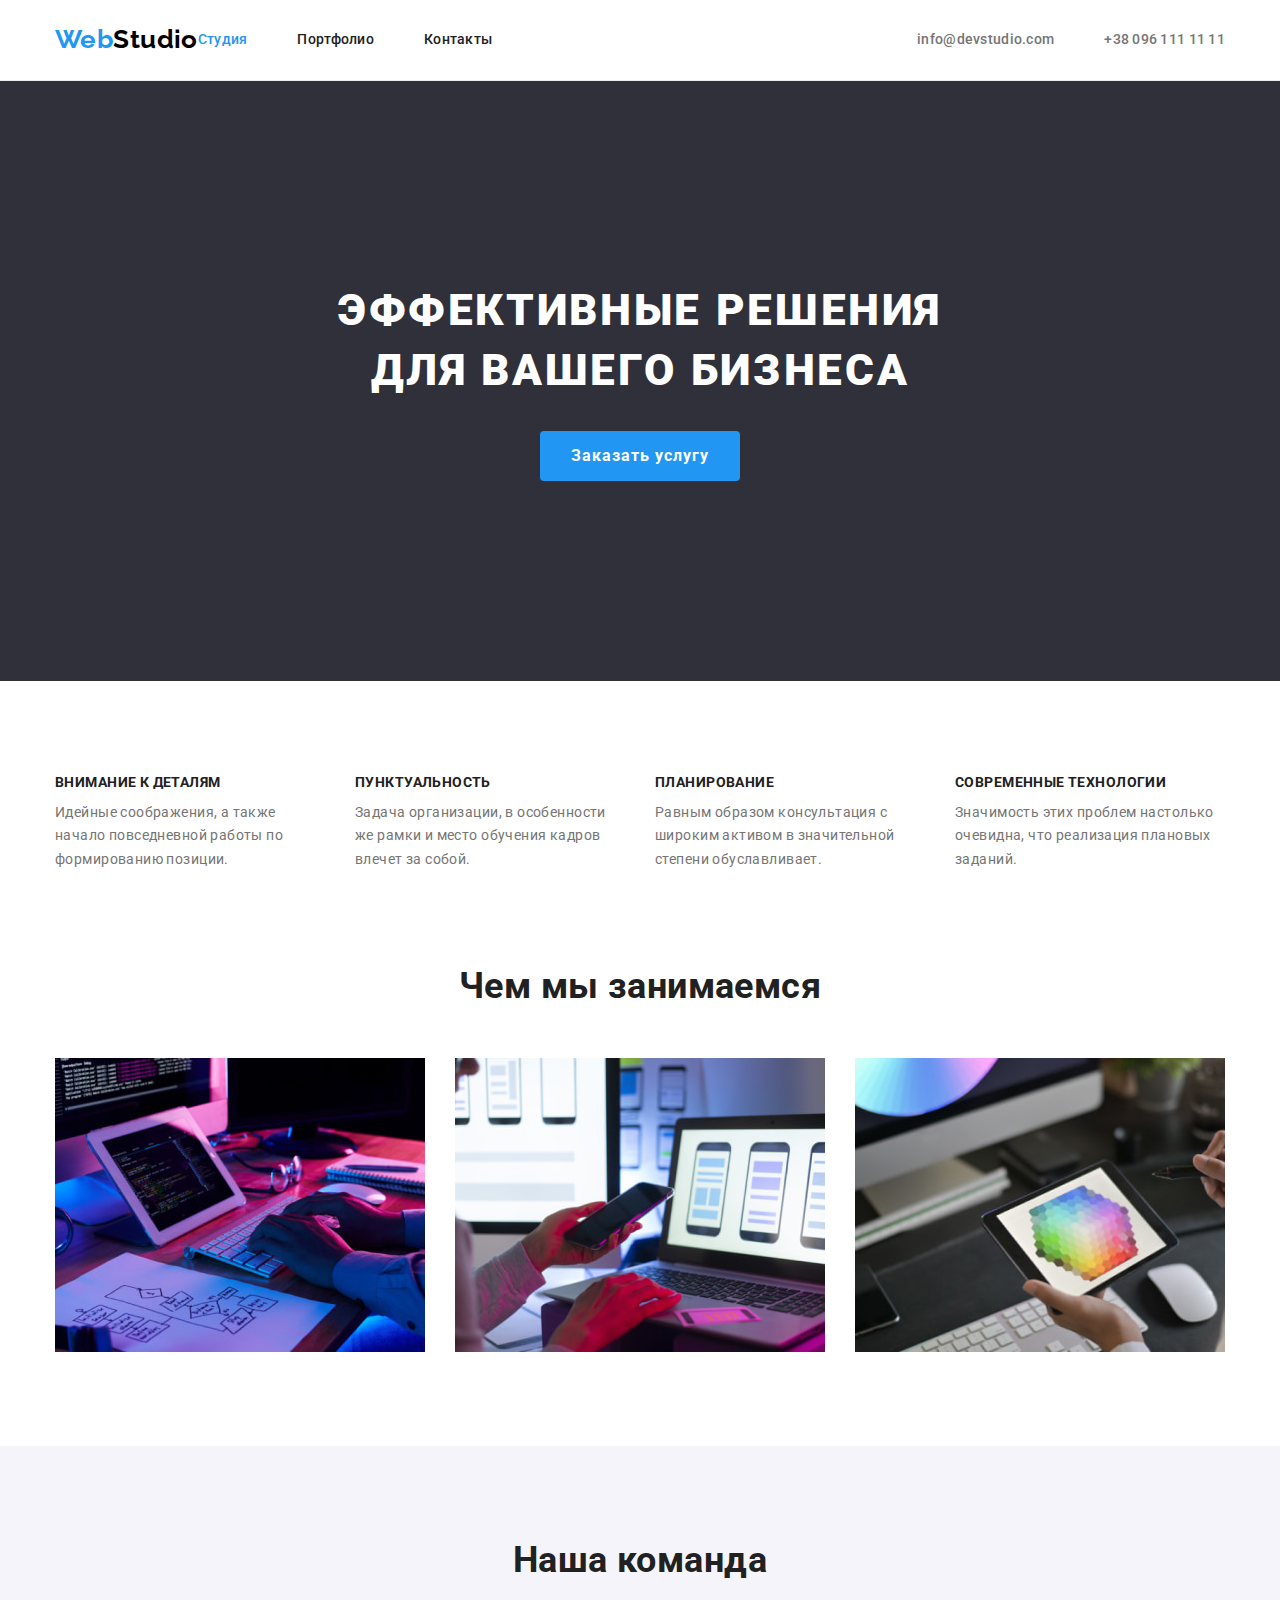
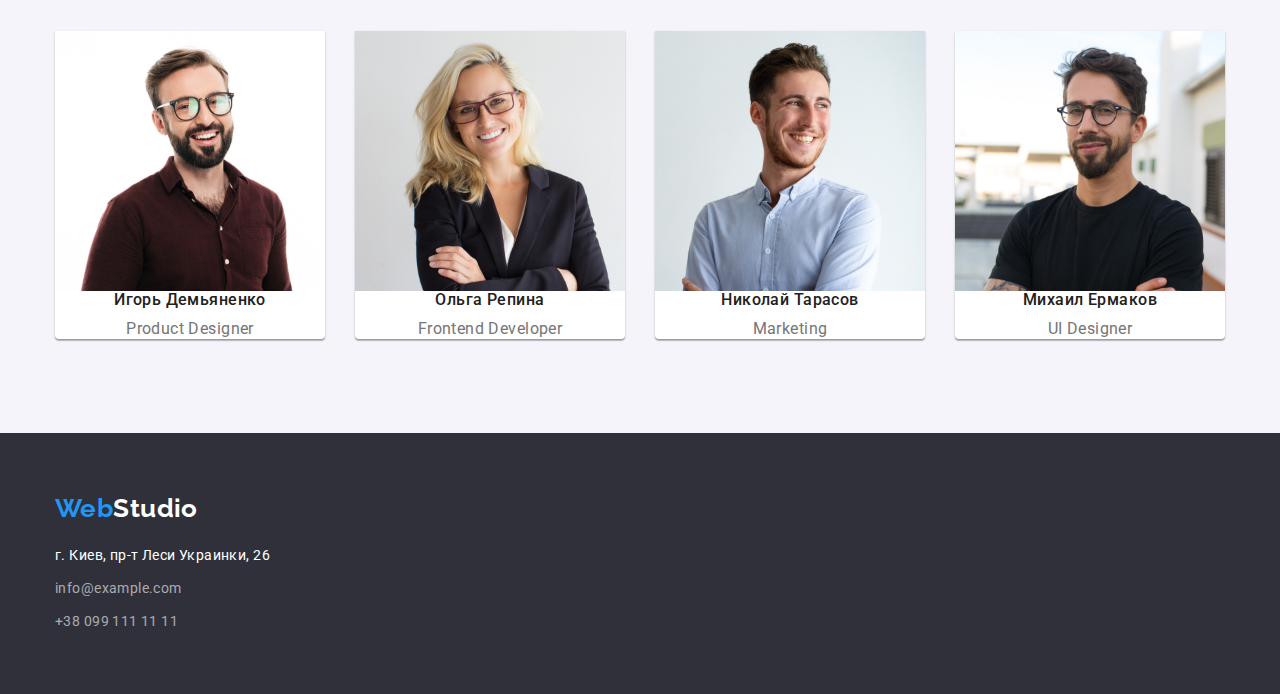
<file: index.html>
<!DOCTYPE html>
<html lang="ru">

<head>
    <meta charset="UTF-8">
    <meta http-equiv="X-UA-Compatible" content="IE=edge">
    <meta name="viewport" content="width=device-width, initial-scale=1.0">
    <title>Студия</title>
    <link rel="preconnect" href="https://fonts.googleapis.com">
    <link rel="preconnect" href="https://fonts.gstatic.com" crossorigin>
    <link
        href="https://fonts.googleapis.com/css2?family=Raleway:wght@700&family=Roboto:wght@400;500;700;900&display=swap"
        rel="stylesheet">
    <link rel="stylesheet" href="https://cdn.jsdelivr.net/npm/modern-normalize@1.1.0/modern-normalize.min.css">
    <link rel="stylesheet" href="./css/styles.css">
</head>

<body>
    <!-- Шапка сайта  -->
    <header class="header">
        <div class="container main-nav">
            <a class="logo logo-header" href="./index.html">Web<span class="logo-item-header">Studio</span></a>
            <nav>
                <ul class="nav-list list">
                    <li class="nav-item">
                        <a class="current-link" href="./index.html">Студия</a>
                    </li>
                    <li class="nav-item">
                        <a class="nav-link" href="./portfolio.html">Портфолио</a>
                    </li>
                    <li class="nav-item">
                        <a class="nav-link" href="#contacts">Контакты</a>
                    </li>
                </ul>
            </nav>
            <ul class="nav-list-contacts list">
                <li class="nav-item-contacts">
                    <a class="nav-link-contacts" href="mailto:info@devstudio.com">info@devstudio.com</a>
                </li>
                <li class="nav-item-contacts">
                    <a class="nav-link-contacts" href="tel:+38096111111">+38 096 111 11 11</a>
                </li>
            </ul>
        </div>
    </header>
    <!-- Уникальный контент -->
    <main>
        <!-- Секция Герой -->
        <section class="hero">
            <div class="hero-section">
                <h1 class="hero-title">Эффективные решения для вашего бизнеса</h1>
                <button class="hero-btn" type="button">Заказать услугу</button>
            </div>
        </section>
        <!-- Секция Наши преимущества -->
        <section class="benefits section">
            <div class="container">
                <h2 class="visually-hidden">Наши преимущества</h2>
                <ul class="benefits-list list">
                    <li class="benefits-item">
                        <h3 class="subtitle-benefits">Внимание к деталям</h3>
                        <p class="benefits-txt">Идейные соображения, а также начало повседневной работы по формированию
                            позиции.</p>
                    </li>
                    <li class="benefits-item">
                        <h3 class="subtitle-benefits">Пунктуальность</h3>
                        <p class="benefits-txt">Задача организации, в особенности же рамки и место обучения кадров
                            влечет за собой.</p>
                    </li>
                    <li class="benefits-item">
                        <h3 class="subtitle-benefits">Планирование</h3>
                        <p class="benefits-txt">Равным образом консультация с широким активом в значительной степени
                            обуславливает.</p>
                    </li>
                    <li class="benefits-item">
                        <h3 class="subtitle-benefits">Современные технологии</h3>
                        <p class="benefits-txt">Значимость этих проблем настолько очевидна, что реализация плановых
                            заданий.</p>
                    </li>
                </ul>
            </div>
        </section>
        <!-- Секция Род деятельности -->
        <section class="space section">
            <div class="container">
                <h2 class="space-title">Чем мы занимаемся</h2>
                <ul class="space-list list">
                    <li class="space-item">
                        <img class="space-img" src="./images/work/picture-1.jpg" alt="Рабочая атмосфера.Вариант 1"
                            width="370" height="294">
                    </li>
                    <li class="space-item">
                        <img class="space-img" src="./images/work/picture-2.jpg" alt="Рабочая атмосфера.Вариант 2"
                            width="370" height="294">
                    </li>
                    <li class="space-item">
                        <img class="space-img" src="./images/work/picture-3.jpg" alt="Рабочая атмосфера.Вариант 3"
                            width="370" height="294">
                    </li>
                </ul>
            </div>
        </section>
        <!-- Секция Наша команда -->
        <section class="team section">
            <div class="container">
                <h2 class="team-title">Наша команда</h2>
                <ul class="team-list list">
                    <li class="team-item">
                        <img class="team-img" src="./images/team/team-1.jpg" alt="фото Игоря Демьяненко" width="270"
                            height="260">
                        <h3 class="subtitle-team">Игорь Демьяненко</h3>
                        <p class="team-txt">Product Designer</p>
                    </li>
                    <li class="team-item">
                        <img class="team-img" src="./images/team/team-2.jpg" alt="фото Ольги Репина" width="270"
                            height="260">
                        <h3 class="subtitle-team">Ольга Репина</h3>
                        <p class="team-txt">Frontend Developer</p>
                    </li>
                    <li class="team-item">
                        <img class="team-img" src="./images/team/team-3.jpg" alt="фото Николая Тарасова" width="270"
                            height="260">
                        <h3 class="subtitle-team">Николай Тарасов</h3>
                        <p class="team-txt">Marketing</p>
                    </li>
                    <li class="team-item">
                        <img class="team-img" src="./images/team/team-4.jpg" alt="фото Михаила Ермакова" width="270"
                            height="260">
                        <h3 class="subtitle-team">Михаил Ермаков</h3>
                        <p class="team-txt">UI Designer</p>
                    </li>
                </ul>
            </div>
        </section>
    </main>
    <!-- Подвал сайта (контакты) -->
    <footer class="footer">
        <div class="container footer-container">
            <a class="logo logo-footer" href="./index.html">Web<span class="logo-item-footer">Studio</span></a>
            <address class="loc" id="contacts">
                г. Киев, пр-т Леси Украинки, 26
                <ul class="contacts-list list">
                    <li class="contacts-item">
                        <a class="contacts-link" href="mailto:info@example.com">info@example.com</a>
                    </li>
                    <li class="contacts-item">
                        <a class="contacts-link" href="tel:+380991111111">+38 099 111 11 11</a>
                    </li>
                </ul>
            </address>
        </div>
    </footer>
</body>

</html>
</file>
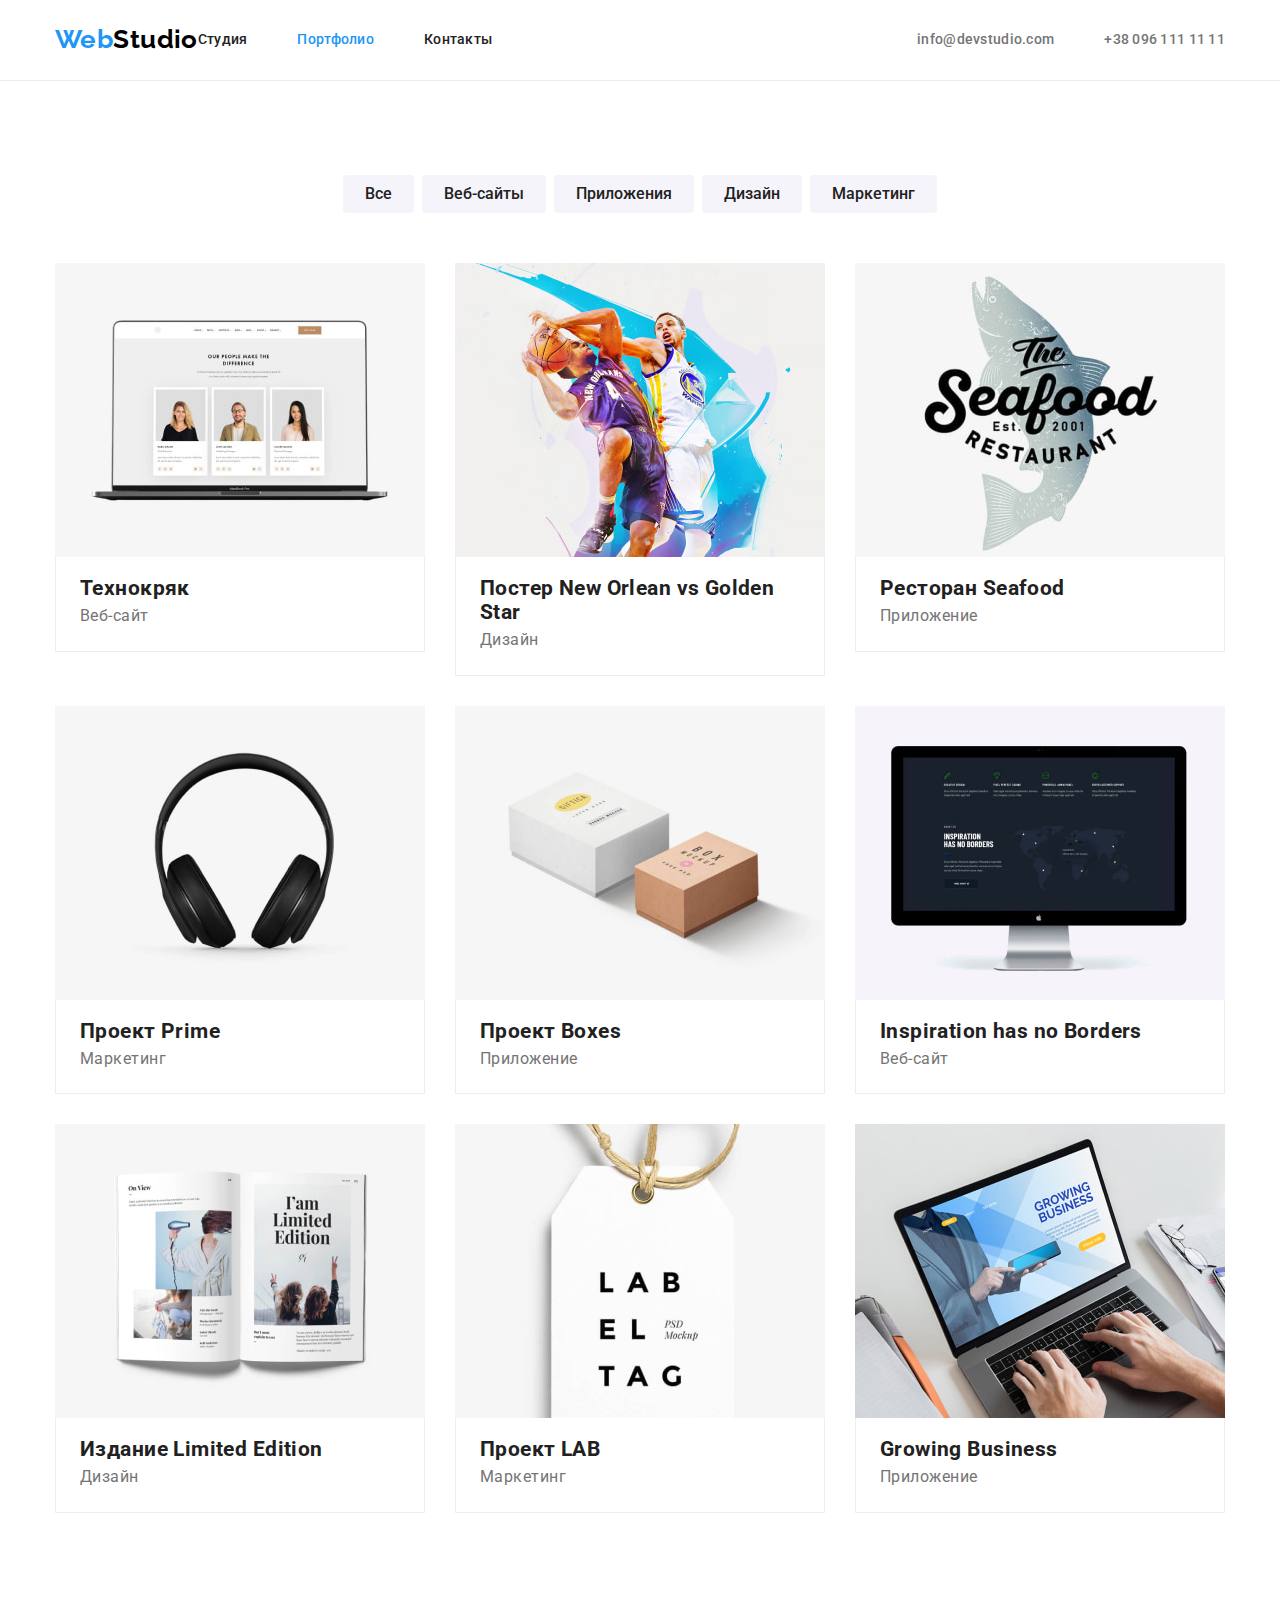
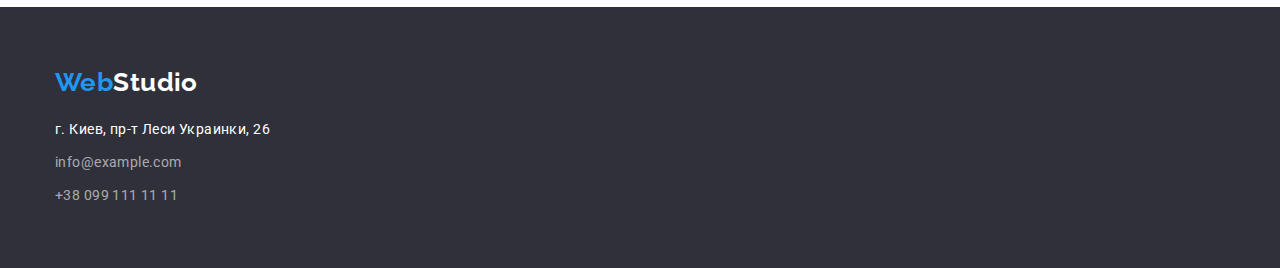
<file: portfolio.html>
<!DOCTYPE html>
<html lang="ru">

<head>
    <meta charset="UTF-8">
    <meta http-equiv="X-UA-Compatible" content="IE=edge">
    <meta name="viewport" content="width=device-width, initial-scale=1.0">
    <title>Портфолио</title>
    <link rel="preconnect" href="https://fonts.googleapis.com">
    <link rel="preconnect" href="https://fonts.gstatic.com" crossorigin>
    <link
        href="https://fonts.googleapis.com/css2?family=Raleway:wght@700&family=Roboto:wght@400;500;700;900&display=swap"
        rel="stylesheet">
    <link rel="stylesheet" href="https://cdn.jsdelivr.net/npm/modern-normalize@1.1.0/modern-normalize.min.css">
    <link rel="stylesheet" href="./css/styles.css">
</head>

<body>
    <!-- Шапка сайта  -->
    <header class="header">
        <div class="container main-nav">
            <a class="logo logo-header" href="./index.html">Web<span class="logo-item-header">Studio</span></a>
            <nav>
                <ul class="nav-list list">
                    <li class="nav-item">
                        <a class="nav-link" href="./index.html">Студия</a>
                    </li>
                    <li class="nav-item">
                        <a class="current-link" href="./portfolio.html">Портфолио</a>
                    </li>
                    <li class="nav-item">
                        <a class="nav-link" href="#contacts">Контакты</a>
                    </li>
                </ul>
            </nav>
            <ul class="nav-list-contacts list">
                <li class="nav-item-contacts">
                    <a class="nav-link-contacts" href="mailto:info@devstudio.com">info@devstudio.com</a>
                </li>
                <li class="nav-item-contacts">
                    <a class="nav-link-contacts" href="tel:+38096111111">+38 096 111 11 11</a>
                </li>
            </ul>
        </div>
    </header>
    <!-- Уникальный контент -->
    <main>
        <section class="portfolio section">
            <div class="container">
                <h1 class="visually-hidden">Портфолио</h1>
                <!-- Фильтр страницы -->
                <ul class="filter-list list">
                    <li class="filter-item">
                        <button class="filter-btn" type="button">Все</button>
                    </li>
                    <li class="filter-item">
                        <button class="filter-btn" type="button">Веб-сайты</button>
                    </li>
                    <li class="filter-item">
                        <button class="filter-btn" type="button">Приложения</button>
                    </li>
                    <li class="filter-item">
                        <button class="filter-btn" type="button">Дизайн</button>
                    </li>
                    <li class="filter-item">
                        <button class="filter-btn" type="button">Маркетинг</button>
                    </li>
                </ul>
                <!-- Портфолио -->
                <ul class="portfolio-list list">
                    <li class="portfolio-item">
                            <div class="img-card">
                                <a class="portfolio-link" href="">
                                    <img class="portfolio-img" src="./images/portfolio/img-1.jpg"
                                        alt="изображение команды" width="370" height="294">
                            </div>
                            <div class="portfolio-content">
                                <h2 class="subtitle-portfolio">Технокряк</h2>
                                <p class="portfolio-txt">Веб-сайт</p>
                            </div>
                            </a>
                    </li>
                    <li class="portfolio-item">
                            <div class="img-card">
                                <a class="portfolio-link" href="">
                            </div>
                            <img class="portfolio-img" src="./images/portfolio/img-2.jpg" alt="изображение постера"
                                width="370" height="294">
                            <div class="portfolio-content">
                                <h2 class="subtitle-portfolio">Постер New Orlean vs Golden Star</h2>
                                <p class="portfolio-txt">Дизайн</p>
                            </div>
                            </a>
                    </li>
                    <li class="portfolio-item">
                            <div class="img-card">
                                <a class="portfolio-link" href="">
                                    <img class="portfolio-img" src="./images/portfolio/img-3.jpg"
                                        alt="логотип ресторана Seafood" width="370" height="294">
                            </div>
                            <div class="portfolio-content">
                                <h2 class="subtitle-portfolio">Ресторан Seafood</h2>
                                <p class="portfolio-txt">Приложение</p>
                            </div>
                            </a>
                    </li>
                    <li class="portfolio-item">
                            <div class="img-card">
                                <a class="portfolio-link" href="">
                                    <img class="portfolio-img" src="./images/portfolio/img-4.jpg"
                                        alt="изображение наушников" width="370" height="294">
                            </div>
                            <div class="portfolio-content">
                                <h2 class="subtitle-portfolio">Проект Prime</h2>
                                <p class="portfolio-txt">Маркетинг</p>
                            </div>
                            </a>
                    </li>
                    <li class="portfolio-item">
                            <div class="img-card">
                                <a class="portfolio-link" href="">
                                    <img class="portfolio-img" src="./images/portfolio/img-5.jpg"
                                        alt="изображение подарочных коробок" width="370" height="294">
                            </div>
                            <div class="portfolio-content">
                                <h2 class="subtitle-portfolio">Проект Boxes</h2>
                                <p class="portfolio-txt">Приложение</p>
                            </div>
                            </a>
                    </li>
                    <li class="portfolio-item">
                            <div class="img-card">
                                <a class="portfolio-link" href="">
                                    <img class="portfolio-img" src="./images/portfolio/img-6.jpg"
                                        alt="изображение монитора компьютера" width="370" height="294">
                            </div>
                            <div class="portfolio-content">
                                <h2 class="subtitle-portfolio">Inspiration has no Borders</h2>
                                <p class="portfolio-txt">Веб-сайт</p>
                            </div>
                            </a>
                    </li>
                    <li class="portfolio-item">
                            <div class="img-card">
                                <a class="portfolio-link" href="">
                                    <img class="portfolio-img" src="./images/portfolio/img-7.jpg"
                                        alt="изображение книги" width="370" height="294">
                            </div>
                            <div class="portfolio-content">
                                <h2 class="subtitle-portfolio">Издание Limited Edition</h2>
                                <p class="portfolio-txt">Дизайн</p>
                            </div>
                            </a>
                    </li>
                    <li class="portfolio-item">
                            <div class="img-card">
                                <a class="portfolio-link" href="">
                                    <img class="portfolio-img" src="./images/portfolio/img-8.jpg"
                                        alt="изображение бирки" width="370" height="294">
                            </div>
                            <div class="portfolio-content">
                                <h2 class="subtitle-portfolio">Проект LAB</h2>
                                <p class="portfolio-txt">Маркетинг</p>
                            </div>
                            </a>
                    </li>
                    <li class="portfolio-item">
                            <div class="img-card">
                                <a class="portfolio-link" href="">
                                    <img class="portfolio-img" src="./images/portfolio/img-9.jpg"
                                        alt="изображение ноутбука" width="370" height="294">
                            </div>
                            <div class="portfolio-content">
                                <h2 class="subtitle-portfolio">Growing Business</h2>
                                <p class="portfolio-txt">Приложение</p>
                            </div>
                            </a>
                    </li>
                </ul>
            </div>
        </section>
    </main>
    <!-- Подвал сайта (контакты) -->
    <footer class="footer">
        <div class="container footer-container">
            <a class="logo logo-footer" href="./index.html">Web<span class="logo-item-footer">Studio</span></a>
            <address address class="loc" id="contacts">
                г. Киев, пр-т Леси Украинки, 26
                <ul class="contacts-list list">
                    <li class="contacts-item">
                        <a class="contacts-link" href="mailto:info@example.com">info@example.com</a>
                    </li>
                    <li class="contacts-item">
                        <a class="contacts-link" href="tel:+380991111111">+38 099 111 11 11</a>
                    </li>
                </ul>
            </address>
        </div>
    </footer>
</body>

</html>
</file>
<file: css/styles.css>
:root {
  /* Основные шрифты */
  --main-font: "Roboto", sans-serif;
  --secondary-font: "Raleway", sans-serif;
  /* Светлая тема текста */
  --primary-text-color: #212121;
  --secondary-text-color: #757575;
  --accent-color: #2196f3;
  /* Темная тема текста */
  --primary-text-darktheme: #fff;
  /* Светлая тема фона */
  --primary-light-bg: #fff;
  --secondary-light-bg: #f5f4fa;
  /* Темная тема фона */
  --primary-dark-bg: #2f303a;
}

/* Utilities */
.list {
  padding-left: 0;
  list-style-type: none;
}
h1,
h2,
h3,
h4,
h5,
h6,
p,
ul {
  margin-top: 0;
  margin-bottom: 0;
}
img {
  display: block;
}

body {
  font-family: var(--main-font);
  font-size: 14px;
  line-height: 1.14;
  letter-spacing: 0.03em;

  color: var(--primary-text-color);
}

.container {
  width: 1200px;
  margin: 0 auto;
  padding: 0 15px;
}

.section {
  padding-top: 94px;
  padding-bottom: 94px;
}

/* Header */
.header {
  border-bottom: 1px solid #ececec;
  background-color: var(--primary-light-bg);
}

/* Main nav */
.main-nav {
  display: flex;
  align-items: center;
}
.logo-header {
  padding-top: 24px;
  padding-bottom: 25px;
}
.logo {
  font-family: var(--secondary-font);
  font-weight: 700;
  font-size: 26px;
  line-height: 1.19;
  text-decoration: none;

  color: #2196f3;
}
.logo-item-header {
  color: #000000;
}
.logo-item-footer {
  color: var(--primary-text-darktheme);
}
.nav-list {
  display: flex;
}
.nav-header {
  margin-left: 93px;
}
.nav-list .nav-item:not(:last-child) {
  margin-right: 50px;
}
.current-link {
  display: block;
  padding-top: 32px;
  padding-bottom: 32px;

  font-weight: 500;
  letter-spacing: 0.02em;
  color: var(--accent-color);
  text-decoration: none;
}
.nav-link {
  display: block;
  padding-top: 32px;
  padding-bottom: 32px;

  font-weight: 500;
  letter-spacing: 0.02em;
  text-decoration: none;

  color: var(--primary-text-color);
}
.nav-link:hover,
.nav-link:focus {
  color: var(--accent-color);
}
.nav-list-contacts {
  display: flex;
  margin-left: auto;
}
.nav-list-contacts .nav-item-contacts + .nav-item-contacts {
  margin-left: 50px;
}

.nav-link-contacts {
  display: flex;
  padding-top: 32px;
  padding-bottom: 32px;

  font-weight: 500;
  font-size: 14px;
  line-height: 1.14;
  letter-spacing: 0.02em;
  text-decoration: none;

  color: var(--secondary-text-color);
}
.nav-link-contacts:hover,
.nav-link-contacts:focus {
  color: var(--accent-color);
}

/* Hero */
.hero-section {
  text-align: center;
  background-color: var(--primary-dark-bg);
  padding: 200px 0;
}
.hero-title {
  max-width: 696px;
  margin-left: auto;
  margin-right: auto;
  margin-bottom: 30px;

  font-weight: 900;
  font-size: 44px;
  line-height: 1.36;
  letter-spacing: 0.06em;
  text-transform: uppercase;

  color: var(--primary-text-darktheme);
}
.hero-btn {
  display: inline-block;
  width: 200px;
  height: 50px;
  border-radius: 4px;
  border: none;

  font-weight: 700;
  font-size: 16px;
  line-height: 1.87;
  align-items: center;
  text-align: center;
  letter-spacing: 0.06em;
  cursor: pointer;

  color: var(--primary-text-darktheme);
  background-color: var(--accent-color);
}
.hero-btn:hover {
  background-color: #188ce8;
}
.visually-hidden {
  position: absolute;
  white-space: nowrap;
  width: 1px;
  height: 1px;
  overflow: hidden;
  border: 0;
  padding: 0;
  clip: rect(0 0 0 0);
  clip-path: inset(50%);
  margin: -1px;
}

/* Main index.html */
.benefits {
  padding-bottom: 0;
}
.benefits-list {
  display: flex;
}
.subtitle-benefits {
  margin-bottom: 10px;

  font-weight: 700;
  font-size: 14px;
  line-height: 1.14;
  text-transform: uppercase;
}
.benefits-item {
  max-width: 270px;
}
.benefits-item:not(:last-child) {
  margin-right: 30px;
}

.benefits-txt {
  line-height: 1.7;
  color: var(--secondary-text-color);
}

/* Team */
.team {
  background-color: var(--secondary-light-bg);
}
.space-list {
  display: flex;
}
.space-list .space-item:not(:last-child) {
  margin-right: 30px;
}
.space-title,
.team-title {
  margin-bottom: 50px;

  font-weight: 700;
  font-size: 36px;
  line-height: 1.16;
  text-align: center;
}
.team-list {
  display: flex;
}
.team-item {
  background: var(--primary-light-bg);
  box-shadow: 0px 1px 3px rgba(0, 0, 0, 0.12), 0px 1px 1px rgba(0, 0, 0, 0.14),
    0px 2px 1px rgba(0, 0, 0, 0.2);
  border-radius: 0px 0px 4px 4px;
}
.team-list .team-item:not(:last-child) {
  margin-right: 30px;
}
.team-content {
  padding: 30px 0;
}
.subtitle-team {
  margin-bottom: 10px;

  font-weight: 500;
  font-size: 16px;
  line-height: 1.18;
  text-align: center;
}
.team-txt {
  font-size: 16px;
  line-height: 1.18;
  text-align: center;

  color: var(--secondary-text-color);
}

/* Main portfolio.html */
.portfolio {
  display: flex;
}
.filter-list {
  display: flex;
  justify-content: center;
  margin-bottom: 50px;
}
.filter-item:not(:last-child) {
  margin-right: 8px;
}
.filter-btn {
  padding: 6px 22px 6px 22px;
  border-radius: 4px;
  border: none;

  font-weight: 500;
  font-size: 16px;
  line-height: 1.62;
  text-align: center;
  cursor: pointer;

  color: var(--primary-text-color);
  background-color: var(--secondary-light-bg);
}
.filter-btn:hover,
.filter-btn:focus {
  color: var(--primary-text-darktheme);
  background-color: var(--accent-color);
}
.portfolio-list {
  display: flex;
  flex-wrap: wrap;
  margin-right: -30px;
  margin-bottom: -30px;
}
.portfolio-item {
  width: calc((100% - 90px) / 3);
  margin-right: 30px;
  margin-bottom: 30px;
}
.portfolio-img {
  max-width: 100%;
}
.portfolio-content {
  padding: 20px 24px;
  background: #ffffff;
  border: 1px solid #eeeeee;
  border-top: 0;
}

.portfolio-link {
  text-decoration: none;
  color: var(--primary-text-color);
}
.portfolio-subtitle {
  margin-bottom: 4px;

  font-weight: 700;
  font-size: 18px;
  line-height: 2;
  letter-spacing: 0.06em;
}
.portfolio-txt {
  font-size: 16px;
  line-height: 1.87;
  letter-spacing: 0.03em;

  color: var(--secondary-text-color);
}

/* Footer */
.footer {
  background-color: var(--primary-dark-bg);
  display: flex;
  padding-top: 60px;
  padding-bottom: 60px;
}
.logo-footer {
  display: inline-block;
}
.loc {
  margin-top: 20px;
  line-height: 1.7;
  font-style: normal;

  color: var(--primary-text-darktheme);
}
.contacts-list {
  margin-top: 9px;
}
.contacts-list .contacts-item + .contacts-item {
  margin-top: 9px;
}

.contacts-link {
  text-decoration: none;
  font-style: normal;

  color: rgba(255, 255, 255, 0.6);
}
</file>
